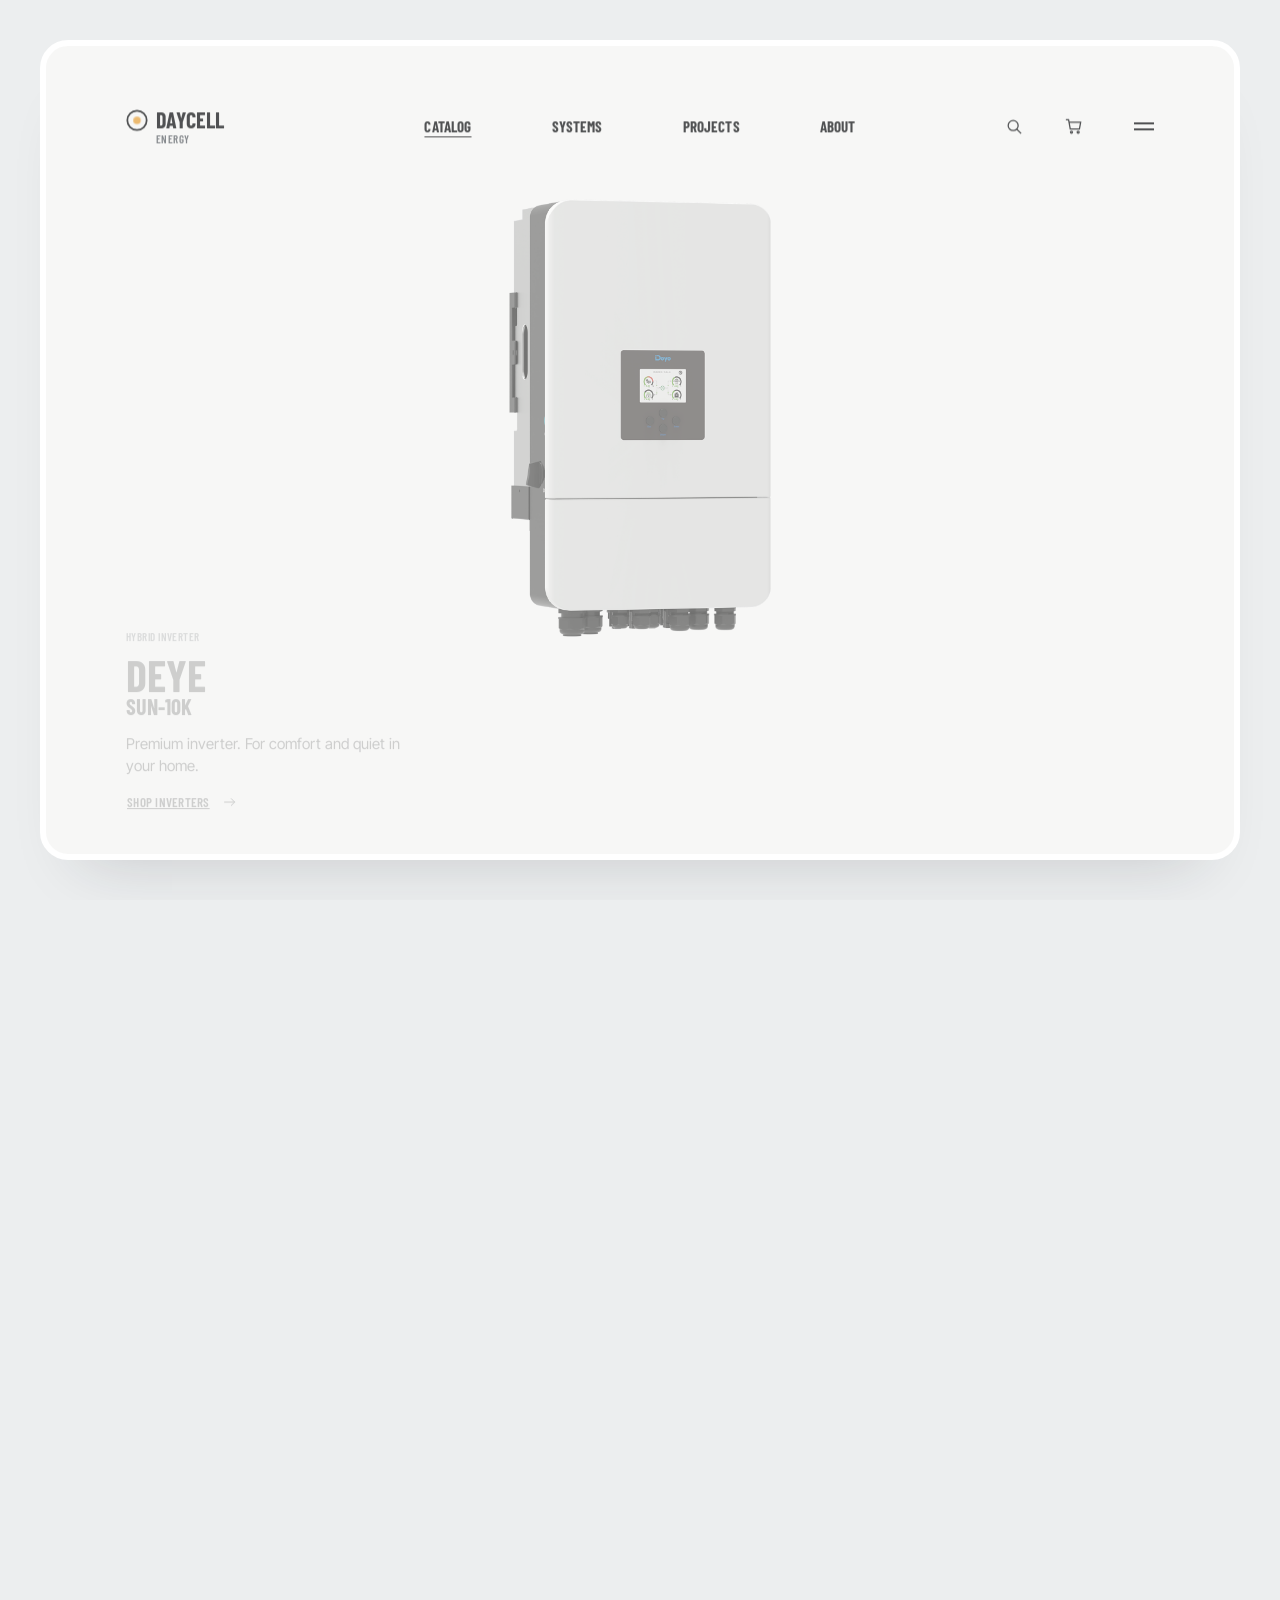
<file: index.html>
<!doctype html>
<html lang="en">
<head>
<meta charset="utf-8">
<meta name="viewport" content="width=device-width, initial-scale=1">
<title>DAYCELL</title>
<meta http-equiv="refresh" content="0; url=prototype/">
<link rel="canonical" href="prototype/">
</head>
<body>
<p><a href="prototype/">DAYCELL — open the prototype</a></p>
</body>
</html>
</file>
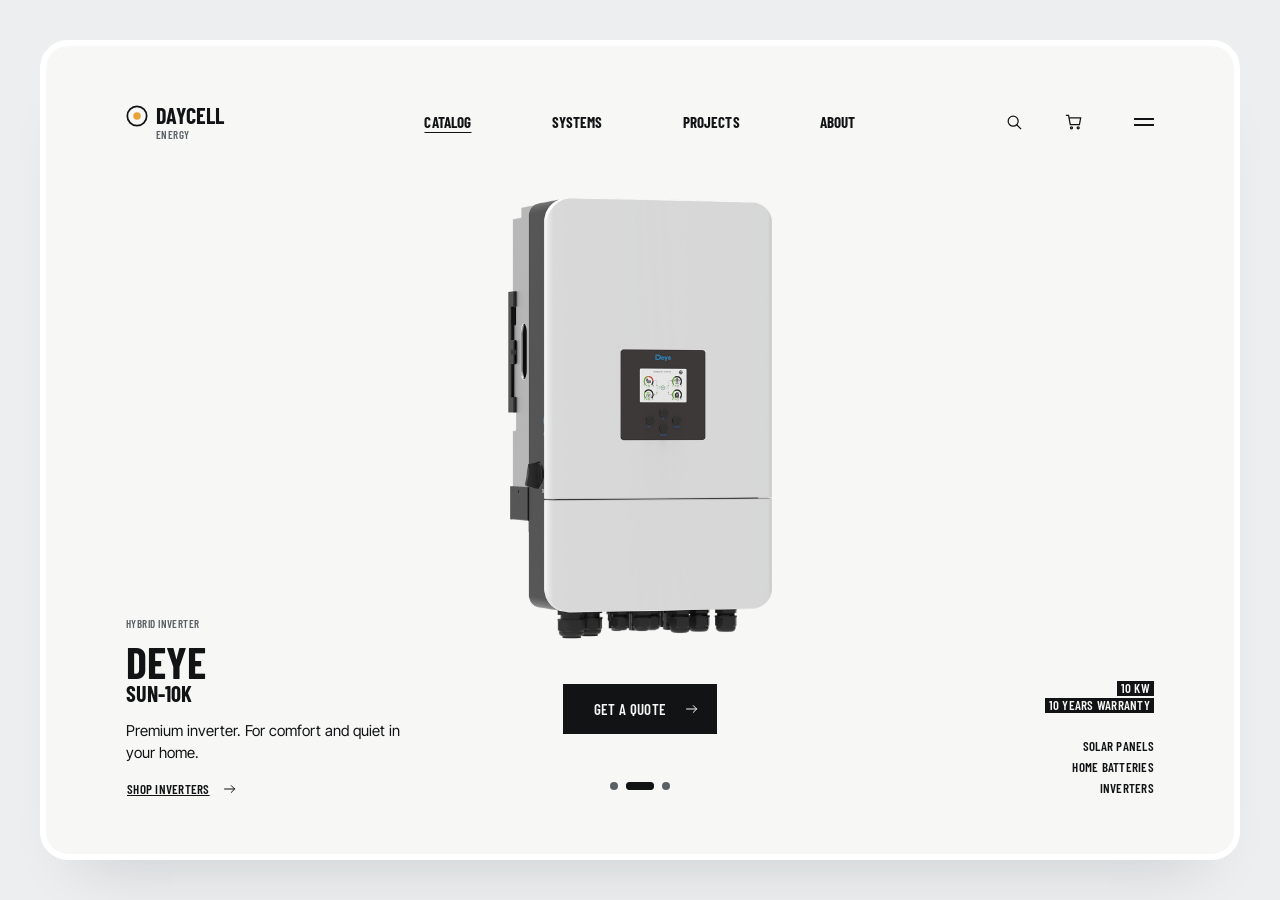
<file: prototype/index.html>
<!doctype html>
<html lang="en">
<head>
<meta charset="utf-8">
<meta name="viewport" content="width=device-width, initial-scale=1">
<title>DAYCELL — Deye SUN-10K</title>
<link rel="icon" href="../design-system/DAYCELL/assets/Logos/daycell-mark-small.svg" type="image/svg+xml">
<link rel="stylesheet" href="../design-system/DAYCELL/tokens.css">
<link rel="stylesheet" href="../design-system/DAYCELL/components/bundle.css">
<link rel="stylesheet" href="styles.css">
<link rel="prefetch" href="assets/deye/deye-sun10k-front.png">
<link rel="prefetch" href="assets/deye/deye-sun10k-side.png">
</head>
<body>
<main class="dm-stage stage">
  <div class="dm-frame home">

    <nav class="dm-nav home-nav" aria-label="Main">
      <div class="dm-nav-l">
        <a class="dm-logo home-logo" href="#" aria-label="DAYCELL Energy home">
          <svg viewBox="0 0 100 100" aria-hidden="true"><circle cx="50" cy="50" r="44" fill="none" stroke="currentColor" stroke-width="8"/><circle cx="50" cy="50" r="17" fill="var(--energy)"/></svg>
          <span class="home-logo-words">DAYCELL<span class="home-logo-sub">Energy</span></span>
        </a>
      </div>
      <div class="dm-nav-c home-links">
        <a href="#" aria-current="page">Catalog</a>
        <a href="#">Systems</a>
        <a href="#">Projects</a>
        <a href="#">About</a>
      </div>
      <div class="dm-nav-r">
        <button class="dm-icon" type="button" aria-label="Search">
          <svg viewBox="0 0 24 24" fill="none" stroke="currentColor" stroke-width="1.5" stroke-linecap="square" aria-hidden="true"><circle cx="11" cy="11" r="6"/><path d="M15.5 15.5 20 20"/></svg>
        </button>
        <button class="dm-icon" type="button" aria-label="Cart">
          <svg viewBox="0 0 24 24" fill="none" stroke="currentColor" stroke-width="1.5" stroke-linecap="square" aria-hidden="true"><path d="M3 4h2.5l2 11h11l1.5-8H7"/><circle cx="9" cy="19" r="1.25"/><circle cx="17" cy="19" r="1.25"/></svg>
        </button>
        <!-- Liquid-morph меню (порт 21st.dev/liquid-morph-floating-menu на CSS/JS):
             открывается по наведению; на тач-экранах и с клавиатуры — по нажатию. Логика в menu.js -->
        <div class="burger" data-open="false">
          <div class="burger-shape">
            <span class="burger-fill" aria-hidden="true"></span>
            <button class="burger-toggle" type="button" aria-label="Menu" aria-expanded="false" aria-controls="site-menu">
              <span class="burger-line"></span>
              <span class="burger-line"></span>
            </button>
            <ul class="burger-list" id="site-menu">
              <li><a class="burger-link" href="#catalog">Catalog</a></li>
              <li><a class="burger-link" href="#">Systems</a></li>
              <li><a class="burger-link" href="#">Projects</a></li>
              <li><a class="burger-link" href="#">About</a></li>
            </ul>
          </div>
        </div>
      </div>
    </nav>

    <figure class="home-visual">
      <!-- Все товары на квадратном холсте 1600px, высота товара 1400 — одинаковый масштаб и ось для анимаций -->
      <img class="home-object" data-f="image" src="assets/deye/deye-sun10k-34.png" width="1600" height="1600"
           alt="Deye SUN-10K hybrid inverter">
    </figure>

    <div class="home-bottom">
      <!-- Слайд 2 (Deye) — в разметке, чтобы экран работал без JS; остальные слайды в app.js -->
      <div class="home-hero" aria-live="polite">
        <div class="dm-hero">
          <div class="dm-hero-i home-category" data-f="category">Hybrid inverter</div>
          <h1 class="dm-hero-t"><span data-f="brand">Deye</span><small data-f="model">SUN-10K</small></h1>
        </div>
        <p class="body home-lead" data-f="lead">Premium inverter. For comfort and quiet in your home.</p>
        <a class="dm-btn dm-btn-link" data-f="shop" href="#catalog?category=inverters">
          <span data-f="shopText">Shop inverters</span>
          <svg viewBox="0 0 24 24" fill="none" stroke="currentColor" stroke-width="1.5" stroke-linecap="square" aria-hidden="true"><path d="M4 12h15M14 7l5 5-5 5"/></svg>
        </a>
      </div>

      <div class="home-center">
        <!-- Flow-эффект (порт 21st.dev/flow-button на CSS): стрелки меняются, круг заливает кнопку из центра -->
        <a class="dm-btn dm-btn-primary home-cta flow" href="#quote">
          <svg class="flow-arr flow-arr-in" viewBox="0 0 24 24" fill="none" stroke="currentColor" stroke-width="1.5" stroke-linecap="square" aria-hidden="true"><path d="M4 12h15M14 7l5 5-5 5"/></svg>
          <span class="flow-text">Get a quote</span>
          <span class="flow-circle" aria-hidden="true"></span>
          <svg class="flow-arr flow-arr-out" viewBox="0 0 24 24" fill="none" stroke="currentColor" stroke-width="1.5" stroke-linecap="square" aria-hidden="true"><path d="M4 12h15M14 7l5 5-5 5"/></svg>
        </a>
        <div class="dm-pager home-pager" role="group" aria-label="Featured products">
          <button class="dm-dot" type="button" data-slide="0" aria-label="LONGi Hi-MO X10 Explorer"></button>
          <button class="dm-dot" type="button" data-slide="1" aria-label="Deye SUN-10K" aria-current="true"></button>
          <button class="dm-dot" type="button" data-slide="2" aria-label="Felicity FLB48230WG1-H"></button>
        </div>
      </div>

      <div class="home-tags">
        <div class="dm-stack" data-f="specs">
          <span class="dm-tag">10 kW</span>
          <span class="dm-tag">10 years warranty</span>
        </div>
        <!-- Категории ведут в общий каталог с фильтром; страницы каталога пока нет -->
        <nav class="dm-stack home-cats" aria-label="Catalog categories">
          <a class="dm-tag dm-tag-plain" href="#catalog?category=solar-panels">Solar panels</a>
          <a class="dm-tag dm-tag-plain" href="#catalog?category=home-batteries">Home batteries</a>
          <a class="dm-tag dm-tag-plain" href="#catalog?category=inverters">Inverters</a>
        </nav>
      </div>
    </div>

  </div>
</main>
<script src="app.js" defer></script>
<script src="menu.js" defer></script>
</body>
</html>
</file>
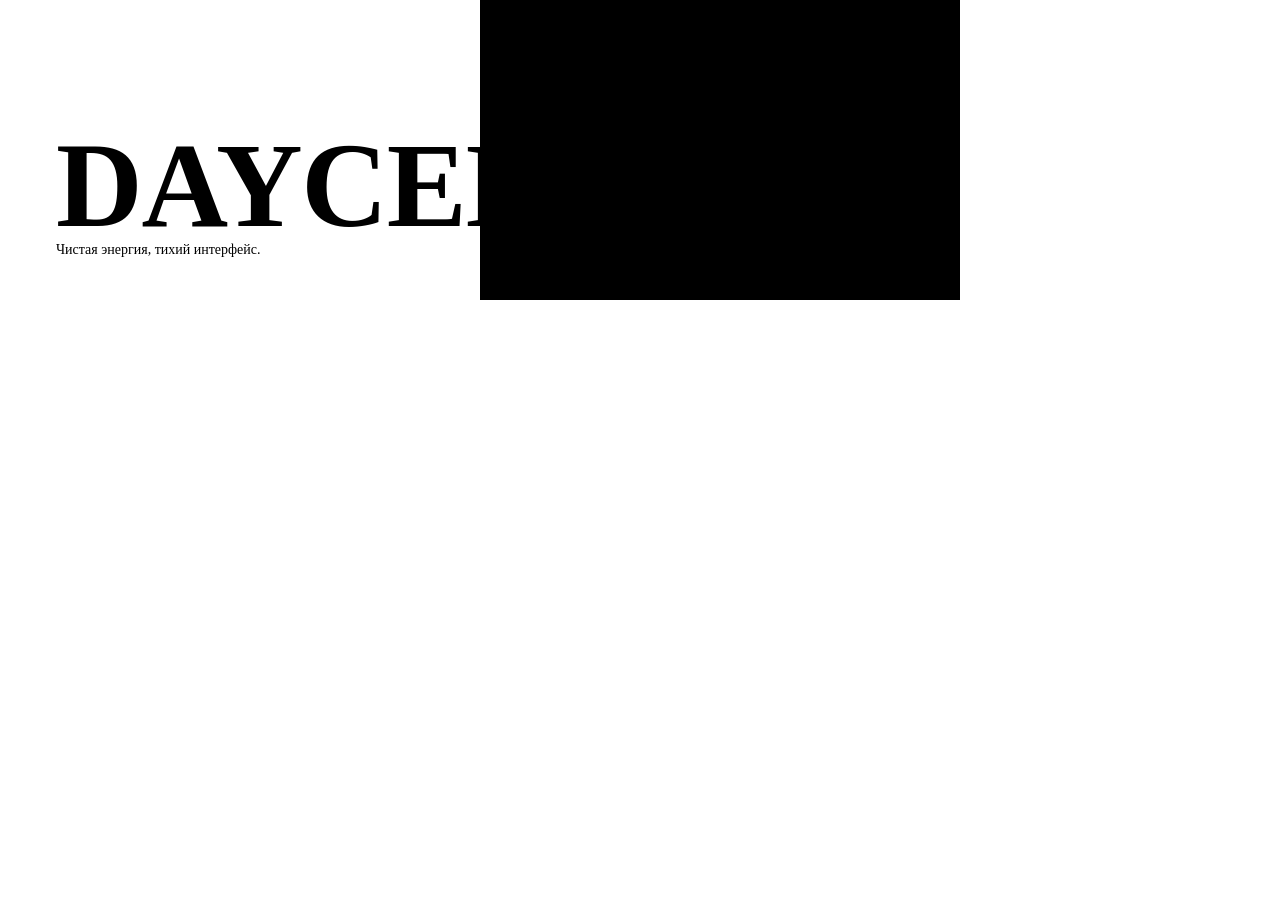
<file: design-system/DAYCELL/components/Cover/preview.html>
<!-- @dsCard height=300 -->
<!doctype html>
<html lang="ru">
<head>
<meta charset="utf-8">
<title>DAYCELL</title>
<style>
  html, body { margin:0; height:100%; }
  body { background:var(--surface); color:var(--ink); font-family:var(--font-text); overflow:hidden; }
  .cover { position:relative; height:300px; overflow:hidden; }
  .art { position:absolute; top:0; left:480px; width:480px; height:300px; overflow:hidden; }
  .art svg { display:block; width:480px; height:300px; }
  .canvas { fill:var(--canvas); }
  .frame { fill:var(--surface-raised); stroke:var(--frame); stroke-width:6; rx:var(--radius-frame); }
  .mist { fill:var(--mist); }
  .ring { fill:none; stroke:var(--ink); stroke-width:1; }
  .ink { fill:var(--ink); }
  .energy { fill:var(--energy); }
  .words { position:absolute; left:56px; bottom:40px; max-width:440px; }
  .name { margin:0; font-family:var(--font-display); font-size:120px; line-height:.9; font-weight:700; letter-spacing:-.01em; color:var(--ink); }
  .tag { margin:var(--space-3) 0 0 2px; font-size:14px; line-height:20px; color:var(--ink-muted); }
</style>
</head>
<body>
<div class="cover">
<div class="art" aria-hidden="true">
<svg viewBox="0 0 480 300" width="480" height="300">
<!--
  blocks      canvas 480×300 ground slab (light ground) · frame-card surface-raised 360×232 with frame stroke, radius-frame, bleeding off the right · mist disc r96 · ink tag block 72×16 · energy disc r22 — ≈45% of the cover
  arrangement one framed card bleeding right on the canvas slab, the lens off-centre inside it, ink tag stacked at lower right like the Tag stack
  pattern     literal motif (lens) — from "Один визуал — одна мысль" and the mist/energy tokens: concentric hairline rings (ink, 1px) around the energy core, 4 rings at space-6 pitch
  scales      gutters space-14 / space-10, rings r 48/72/120/144 (space-6 steps), radius-frame card, radius-pill discs, tag height space-4
-->
<rect class="canvas" x="0" y="0" width="480" height="300"/>
<rect class="frame" x="56" y="34" width="460" height="232"/>
<circle class="mist" cx="236" cy="150" r="96"/>
<circle class="ring" cx="236" cy="150" r="120"/>
<circle class="ring" cx="236" cy="150" r="144"/>
<circle class="ring" cx="236" cy="150" r="72"/>
<circle class="ring" cx="236" cy="150" r="48"/>
<circle class="energy" cx="236" cy="150" r="22"/>
<rect class="ink" x="96" y="226" width="72" height="16"/>
<rect class="ink" x="120" y="246" width="48" height="16"/>
<circle class="ink" cx="404" cy="242" r="4"/>
</svg>
</div>
<div class="words">
<h1 class="name">DAYCELL</h1>
<p class="tag">Чистая энергия, тихий интерфейс.</p>
</div>
</div>
</body>
</html>
</file>
<file: design-system/DAYCELL/tokens.css>
/* DAYCELL — generated from tokens.json */
:root {
  --canvas: #eceeef;
  --surface: #f7f7f6;
  --surface-raised: #ffffff;
  --frame: #ffffff;
  --ink: #111315;
  --ink-muted: #5b6066;
  --line: #dcdfe2;
  --mist: #c9d0d6;
  --energy: #e8a23a;
  --inverse: var(--ink);
  --on-inverse: var(--surface);
  --danger: #a3261b;
  --space-1: 4px;
  --space-2: 8px;
  --space-3: 12px;
  --space-4: 16px;
  --space-6: 24px;
  --space-10: 40px;
  --space-14: 56px;
  --space-20: 80px;
  --radius-0: 0;
  --radius-frame: 28px;
  --radius-pill: 999px;
  --shadow-frame: 0 40px 60px -40px rgba(30,36,42,0.18);
  --font-display: "Barlow Condensed", "Arial Narrow", sans-serif;
  --font-text: "Inter Tight", system-ui, sans-serif;
}
.display-xl { font-family: var(--font-display); font-size: 120px; line-height: 0.9; font-weight: 700; letter-spacing: -0.01em; text-transform: uppercase; }
.display { font-family: var(--font-display); font-size: 44px; line-height: 0.92; font-weight: 700; text-transform: uppercase; }
.title { font-family: var(--font-display); font-size: 24px; line-height: 1; font-weight: 700; text-transform: uppercase; }
.label { font-family: var(--font-display); font-size: 13px; line-height: 1; font-weight: 600; letter-spacing: 0.02em; text-transform: uppercase; }
.micro { font-family: var(--font-display); font-size: 11px; line-height: 1; font-weight: 600; letter-spacing: 0.04em; text-transform: uppercase; }
.body { font-family: var(--font-text); font-size: 15px; line-height: 22px; font-weight: 400; }
.caption { font-family: var(--font-text); font-size: 12px; line-height: 16px; font-weight: 400; }
</file>
<file: design-system/DAYCELL/components/bundle.css>
@import url('https://fonts.googleapis.com/css2?family=Barlow+Condensed:wght@500;600;700&family=Inter+Tight:wght@400;500&display=swap');
body { margin:0; font-family:var(--font-text); background:var(--surface); color:var(--ink); }
.dm-row { display:flex; gap:var(--space-6); align-items:center; padding:var(--space-6); flex-wrap:wrap; }
.dm-caps { font-family:var(--font-display); text-transform:uppercase; }
/* Frame */
.dm-frame { position:relative; background:var(--surface); border:6px solid var(--frame); border-radius:var(--radius-frame); box-shadow:var(--shadow-frame); padding:var(--space-14) var(--space-20); min-height:200px; overflow:hidden; }
.dm-stage { background:var(--canvas); padding:var(--space-10); }
/* Nav */
.dm-nav { display:grid; grid-template-columns:1fr auto 1fr; align-items:center; font-family:var(--font-display); text-transform:uppercase; font-size:13px; font-weight:600; letter-spacing:.02em; color:var(--ink); }
.dm-nav-l, .dm-nav-r { display:flex; align-items:center; gap:var(--space-10); }
.dm-nav-r { justify-content:flex-end; }
.dm-nav-c { display:flex; gap:var(--space-20); }
.dm-logo { display:inline-flex; align-items:center; gap:8px; font-size:22px; font-weight:700; letter-spacing:.01em; }
.dm-logo svg { width:22px; height:22px; }
.dm-nav a { color:inherit; text-decoration:none; }
.dm-nav a:hover, .dm-nav a[aria-current] { text-decoration:underline; text-underline-offset:4px; text-decoration-thickness:1px; }
.dm-icon { width:20px; height:20px; display:inline-grid; place-items:center; background:none; border:0; padding:0; color:var(--ink); cursor:pointer; }
.dm-icon svg { width:20px; height:20px; }
/* HeroTitle */
.dm-hero { font-family:var(--font-display); text-transform:uppercase; color:var(--ink); }
.dm-hero-i { font-size:11px; font-weight:600; letter-spacing:.04em; margin-bottom:var(--space-14); }
.dm-hero-t { font-size:44px; line-height:.92; font-weight:700; margin:0; }
.dm-hero-t small { display:block; font-size:.5em; line-height:1; }
/* Tag */
.dm-tag { display:inline-block; font-family:var(--font-display); text-transform:uppercase; font-size:13px; line-height:15px; font-weight:600; letter-spacing:.02em; background:var(--inverse); color:var(--on-inverse); padding:0 var(--space-1); border-radius:var(--radius-0); }
.dm-tag-plain { background:none; color:var(--ink); padding:0; }
.dm-stack { display:flex; flex-direction:column; align-items:flex-end; gap:2px; }
/* Pager */
.dm-pager { display:flex; gap:var(--space-2); }
.dm-dot { width:10px; height:10px; border-radius:var(--radius-pill); border:1px solid var(--ink); background:none; padding:0; cursor:pointer; }
.dm-dot[aria-current] { background:var(--ink); }
.dm-dot:focus-visible, .dm-btn:focus-visible, .dm-icon:focus-visible { outline:1px solid var(--ink); outline-offset:3px; }
/* Button */
.dm-btn { font-family:var(--font-display); text-transform:uppercase; font-size:13px; font-weight:600; letter-spacing:.02em; height:40px; padding:0 var(--space-4); border-radius:var(--radius-0); border:1px solid var(--ink); background:none; color:var(--ink); cursor:pointer; display:inline-flex; align-items:center; gap:var(--space-3); }
.dm-btn:hover { background:var(--surface-raised); }
.dm-btn-primary { background:var(--inverse); color:var(--on-inverse); }
.dm-btn-primary:hover { background:var(--inverse); opacity:.86; }
.dm-btn-link { border-color:transparent; padding:0; height:auto; }
.dm-btn-link:hover { background:none; text-decoration:underline; text-underline-offset:4px; }
.dm-btn svg { width:16px; height:16px; }
.dm-energy { width:10px; height:10px; border-radius:var(--radius-pill); background:var(--energy); display:inline-block; }
</file>
<file: prototype/styles.css>
/* DAYCELL — home screen. Только компоновка поверх design-system (tokens.css + bundle.css). */

html, body { background: var(--canvas); }
body { min-height: 100svh; }

/* Stage: внешнее поле вокруг Frame */
.stage { min-height: 100svh; box-sizing: border-box; display: flex; }

/* Frame: экран как объект; якоря в четырёх углах, центр — визуал */
.home {
  flex: 1;
  box-sizing: border-box;
  display: grid;
  grid-template-rows: auto 1fr auto;
  min-height: calc(100svh - 2 * var(--space-10));
  min-height: max(600px, calc(100svh - 2 * var(--space-10)));
}

.home-nav { position: relative; z-index: 10; } /* выше нижней кромки — раскрытое меню ложится поверх */
/* Меню как в референсе Home_ux: плотный жирный сжатый капс (DS label = 600, здесь 700 и трекинг плотнее) */
.home-links { font-size: 15px; font-weight: 700; letter-spacing: .01em; }
.home-nav .dm-logo { color: var(--ink); text-decoration: none; }
.home-nav .dm-logo:hover { text-decoration: none; }
/* Лого: знак + слово, под словом мелкая подпись раздела (micro) */
.home-logo { align-items: flex-start; }
.home-logo svg { margin-top: 1px; }
.home-logo-words { display: flex; flex-direction: column; line-height: 1; }
.home-logo-sub { margin-top: 3px; font-size: 11px; font-weight: 600; letter-spacing: .04em; color: var(--ink-muted); }

/* ===== Liquid-morph меню (порт 21st.dev/liquid-morph-floating-menu) =====
   Закрыто: кружок 40px с бургером на месте иконки меню. Открыто (data-open): форма растёт вниз-влево
   в панель 280×300 с радиусом рамки, из точки бургера разливается тёмный круг (ink), линии → крестик,
   пункты проявляются лесенкой, буквы прокручиваются при наведении. Кривая как в оригинале: (.22,1,.36,1). */
.burger { --e: cubic-bezier(.22,1,.36,1); position: relative; width: 40px; height: 40px; flex: none; margin-right: -10px; }
.burger-shape {
  position: absolute; top: 0; right: 0; width: 40px; height: 40px;
  border-radius: 20px; overflow: hidden; isolation: isolate;
  transition: width 700ms var(--e), height 450ms var(--e), border-radius 700ms var(--e);
}
.burger[data-open="true"] .burger-shape {
  width: 280px; height: 300px; border-radius: var(--radius-frame);
  transition: width 800ms var(--e), height 800ms var(--e), border-radius 800ms var(--e);
}
.burger-fill {
  position: absolute; top: 20px; right: 20px; width: 820px; height: 820px;
  border-radius: 50%; background: var(--ink);
  transform: translate(50%, -50%) scale(0);
  transition: transform 550ms var(--e);
}
.burger[data-open="true"] .burger-fill { transform: translate(50%, -50%) scale(1); transition: transform 900ms var(--e) 100ms; }

.burger-toggle {
  position: absolute; top: 0; right: 0; z-index: 2; width: 40px; height: 40px;
  padding: 0; border: 0; background: none; cursor: pointer; color: var(--ink);
  transition: color 300ms var(--e);
}
.burger[data-open="true"] .burger-toggle { color: var(--surface); }
.burger-line {
  position: absolute; left: 10px; top: 19px; width: 20px; height: 1.5px; background: currentColor;
  transition: transform 400ms var(--e);
}
.burger-line:first-child { transform: translateY(-3px); }
.burger-line:last-child { transform: translateY(3px); }
.burger[data-open="true"] .burger-line:first-child { transform: rotate(45deg); }
.burger[data-open="true"] .burger-line:last-child { transform: rotate(-45deg); }
.burger-toggle:focus-visible { outline: 1px solid currentColor; outline-offset: -4px; border-radius: 20px; }

.burger-list {
  position: absolute; z-index: 1; top: 64px; left: 0; right: 0; bottom: 28px;
  margin: 0; padding: 0 28px; list-style: none;
  display: flex; flex-direction: column; justify-content: center; gap: 14px;
  visibility: hidden; transition: visibility 0s linear 450ms;
}
.burger[data-open="true"] .burger-list { visibility: visible; transition: none; }
.burger-link {
  display: inline-flex; font-family: var(--font-display); font-size: 32px; font-weight: 700;
  line-height: 1; letter-spacing: -.01em; text-transform: uppercase; color: var(--surface); text-decoration: none;
  opacity: 0; transition: opacity 250ms var(--e);
}
.burger[data-open="true"] .burger-link { opacity: 1; transition: opacity 400ms var(--e) calc(380ms + var(--i, 0) * 80ms); }
.burger-link:focus-visible { outline: 1px solid var(--surface); outline-offset: 4px; }
/* Перебиваем .dm-nav a { color: inherit } и подчёркивание при hover из bundle.css — у пунктов меню свой цвет и прокрутка букв */
.dm-nav .burger a.burger-link, .dm-nav .burger a.burger-link:hover { color: var(--surface); text-decoration: none; }
/* Прокрутка букв: каждая буква — окно в 1em с двумя копиями, при наведении едет вверх с задержкой 30ms * n */
.roll-c { display: inline-block; height: 1em; overflow: hidden; }
.roll-in { display: flex; flex-direction: column; transition: transform 0ms; }
.roll-in > span { display: block; height: 1em; line-height: 1em; }
.burger-link:hover .roll-in, .burger-link:focus-visible .roll-in {
  transform: translateY(-50%);
  transition: transform 800ms var(--e) var(--d, 0ms);
}

/* Центр: один объект. multiply убирает белый фон фото в тон surface */
.home-visual {
  position: absolute;
  inset: 0;
  margin: 0;
  display: flex;
  flex-direction: column;
  align-items: center;
  justify-content: center;
  /* объект живёт в полосе между Nav и CTA: на низких экранах уменьшается, а не наезжает */
  padding: 120px 0 184px;
  pointer-events: none;
}
/* Объект: прозрачный PNG на квадратном холсте, центр холста = ось будущего поворота */
.home-visual img {
  display: block;
  height: min(62vh, 560px);
  max-height: 100%;
  min-height: 0;
  width: auto;
  max-width: 44%;
  object-fit: contain;
  transform-origin: 50% 50%;
}

/* Нижняя кромка: HeroTitle слева, Pager по центру, Tag справа */
.home-bottom {
  position: relative;
  z-index: 2;
  display: grid;
  grid-template-columns: 1fr auto 1fr;
  align-items: end;
  gap: var(--space-6);
}
.home-hero { display: flex; flex-direction: column; align-items: flex-start; gap: var(--space-4); }
.home-hero .dm-hero-i { margin-bottom: var(--space-3); } /* категория прижата к названию товара */
.home-category { color: var(--ink-muted); }
.home-lead { margin: 0; max-width: 300px; color: var(--ink); }
/* Центр низа: главная CTA (primary, одна на экран) над пейджером */
.home-center { justify-self: center; display: flex; flex-direction: column; align-items: center; gap: var(--space-10); }
.home-cta { height: 48px; padding: 0 var(--space-10); font-size: 15px; text-decoration: none; justify-content: center; }
.home-cta:focus-visible { outline: 1px solid var(--ink); outline-offset: 3px; }

/* Flow button: покой — primary (ink), hover/focus — белый круг заливает из центра, текст ink,
   правая стрелка улетает, левая влетает с пружиной. Углы острые по DS (radius-0). */
.flow { position: relative; overflow: hidden; isolation: isolate; gap: 0;
  transition: color 600ms cubic-bezier(.23,1,.32,1), transform 200ms ease; }
.flow.dm-btn-primary:hover { background: var(--inverse); opacity: 1; }
.flow-text { position: relative; z-index: 1; transform: translateX(-10px);
  transition: transform 800ms ease-out; }
.flow-circle { position: absolute; z-index: 0; top: 50%; left: 50%; width: 16px; aspect-ratio: 1;
  border-radius: var(--radius-pill); background: var(--surface-raised); opacity: 0;
  transform: translate(-50%, -50%);
  transition: width 800ms cubic-bezier(.19,1,.22,1), opacity 800ms cubic-bezier(.19,1,.22,1); }
.flow-arr { position: absolute; z-index: 2; top: 50%; width: 16px; height: 16px; margin-top: -8px;
  transition: left 800ms cubic-bezier(.34,1.56,.64,1), right 800ms cubic-bezier(.34,1.56,.64,1); }
.flow-arr-in  { left: -25%; }
.flow-arr-out { right: var(--space-4); }

.flow:hover, .flow:focus-visible { color: var(--ink); }
.flow:hover .flow-text, .flow:focus-visible .flow-text { transform: translateX(10px); }
.flow:hover .flow-circle, .flow:focus-visible .flow-circle { width: 160%; opacity: 1; }
.flow:hover .flow-arr-in, .flow:focus-visible .flow-arr-in { left: var(--space-4); }
.flow:hover .flow-arr-out, .flow:focus-visible .flow-arr-out { right: -25%; }
.flow:active { transform: scale(.95); }
/* Пагинация: точки 8px (ink-muted), активная — пилюля 28px (ink), ширина растёт плавно.
   Кнопка 24px по высоте — зона нажатия больше видимой точки. */
.home-pager { gap: 0; align-items: center; }
.home-pager .dm-dot {
  width: auto; height: 24px; padding: 0 4px;
  border: 0; border-radius: 0; background: none;
  display: inline-flex; align-items: center;
}
.home-pager .dm-dot::before {
  content: ""; display: block; width: 8px; height: 8px;
  border-radius: var(--radius-pill); background: var(--ink-muted);
  transition: width 700ms cubic-bezier(.16,1,.3,1), background-color 400ms ease;
}
.home-pager .dm-dot:hover::before { background: var(--ink); }
.home-pager .dm-dot[aria-current] { background: none; }
.home-pager .dm-dot[aria-current]::before { width: 28px; background: var(--ink); }

/* Автосмена: активная пилюля — серая дорожка, тёмная заливка растёт за 7s.
   Время считает таймер в app.js (DURATION = 7000) — длительность здесь держать такой же. */
.home-pager .dm-dot { position: relative; }
.home-pager.is-playing .dm-dot[aria-current]::before { background: var(--ink-muted); }
.home-pager.is-playing .dm-dot[aria-current]::after {
  content: ""; position: absolute; left: 4px; top: 50%; height: 8px; margin-top: -4px; width: 0;
  border-radius: var(--radius-pill); background: var(--ink);
  animation: pager-fill 7000ms linear forwards;
}
.home-pager.is-paused .dm-dot[aria-current]::after { animation-play-state: paused; }
@keyframes pager-fill { to { width: 28px; } }
/* Категории-ссылки: как Nav — без цвета, ховер = подчёркивание 1px */
.home-cats a { color: var(--ink); text-decoration: none; padding: 2px 0; }
.home-cats a:hover { text-decoration: underline; text-underline-offset: 4px; text-decoration-thickness: 1px; }
.home-tags { justify-self: end; display: flex; flex-direction: column; align-items: flex-end; gap: var(--space-6); }

/* Ссылки и кнопки: фокус как в DS */
.home a:focus-visible { outline: 1px solid var(--ink); outline-offset: 3px; }

/* Tablet: поля space-10, центральное меню уходит в кнопку «меню» */
@media (max-width: 1100px) {
  .dm-frame.home { padding: var(--space-10); }
  .home-links { gap: var(--space-10); }
  .home-visual img { max-width: 56%; }
}
@media (max-width: 900px) {
  .home-nav { grid-template-columns: 1fr auto; }
  .home-links { display: none; }
}

/* Mobile: поля space-6, заголовок над пейджером, визуал в потоке */
@media (max-width: 720px) {
  .dm-stage.stage { padding: var(--space-3); }
  .dm-frame.home {
    padding: var(--space-6);
    grid-template-rows: auto auto auto;
    gap: var(--space-6);
    min-height: calc(100svh - 2 * var(--space-3));
    border-radius: 22px;
  }
  .home-nav { grid-template-columns: 1fr auto; }
  .home-links { display: none; }
  .dm-nav-r { gap: var(--space-6); }

  .home-visual { position: static; pointer-events: auto; padding: var(--space-6) 0 0; }
  .home-visual img { height: auto; width: 82%; max-width: 360px; }

  .home-bottom {
    grid-template-columns: 1fr auto;
    grid-template-areas: "hero hero" "cta cta" "pager tags";
    align-items: end;
    row-gap: var(--space-10);
  }
  .home-hero { grid-area: hero; }
  .home-center { display: contents; }
  .home-cta { grid-area: cta; margin-top: calc(-1 * var(--space-4)); }
  .home-pager { grid-area: pager; justify-self: start; }
  .home-tags { grid-area: tags; flex-direction: row; flex-wrap: wrap; justify-content: flex-end; align-items: flex-end; gap: var(--space-6); }}

/* Движение: медленно и плавно (DS) — объект 0.98→1, углы проявляются по очереди */
@media (prefers-reduced-motion: no-preference) {
  /* fill-mode backwards: после входа transform свободен (нужен для :active и будущего вращения) */
  .home-visual img { animation: dm-object 900ms cubic-bezier(.2,.7,.2,1) backwards; }
  .home-nav, .home-hero, .home-cta, .home-pager, .home-tags { animation: dm-rise 600ms cubic-bezier(.2,.7,.2,1) backwards; }
  .home-hero  { animation-delay: 120ms; }
  .home-cta   { animation-delay: 180ms; }
  .home-pager { animation-delay: 220ms; }
  .home-tags  { animation-delay: 280ms; }
  .home-nav .dm-logo circle:last-child { animation: dm-breathe 2.4s ease-in-out infinite; }

  .dm-btn-link svg { transition: transform 240ms cubic-bezier(.2,.7,.2,1); }
  .dm-btn-link:hover svg { transform: translateX(4px); }
}
/* Без движения: заливка и цвет меняются мгновенно, стрелки и текст не ездят */
@media (prefers-reduced-motion: reduce) {
  .flow, .flow * { transition: none !important; }
  .home-pager .dm-dot::before { transition: none; }
  .burger *, .burger-shape { transition-duration: 1ms !important; transition-delay: 0ms !important; }
  .flow:hover .flow-text, .flow:focus-visible .flow-text { transform: translateX(-10px); }
  .flow:hover .flow-arr-in, .flow:focus-visible .flow-arr-in { left: -25%; }
  .flow:hover .flow-arr-out, .flow:focus-visible .flow-arr-out { right: var(--space-4); }
}
@keyframes dm-object { from { opacity: 0; transform: scale(.98); } to { opacity: 1; transform: none; } }
@keyframes dm-rise   { from { opacity: 0; transform: translateY(16px); } to { opacity: 1; transform: none; } }
@keyframes dm-breathe { 0%, 100% { opacity: 1; } 50% { opacity: .6; } }
</file>
